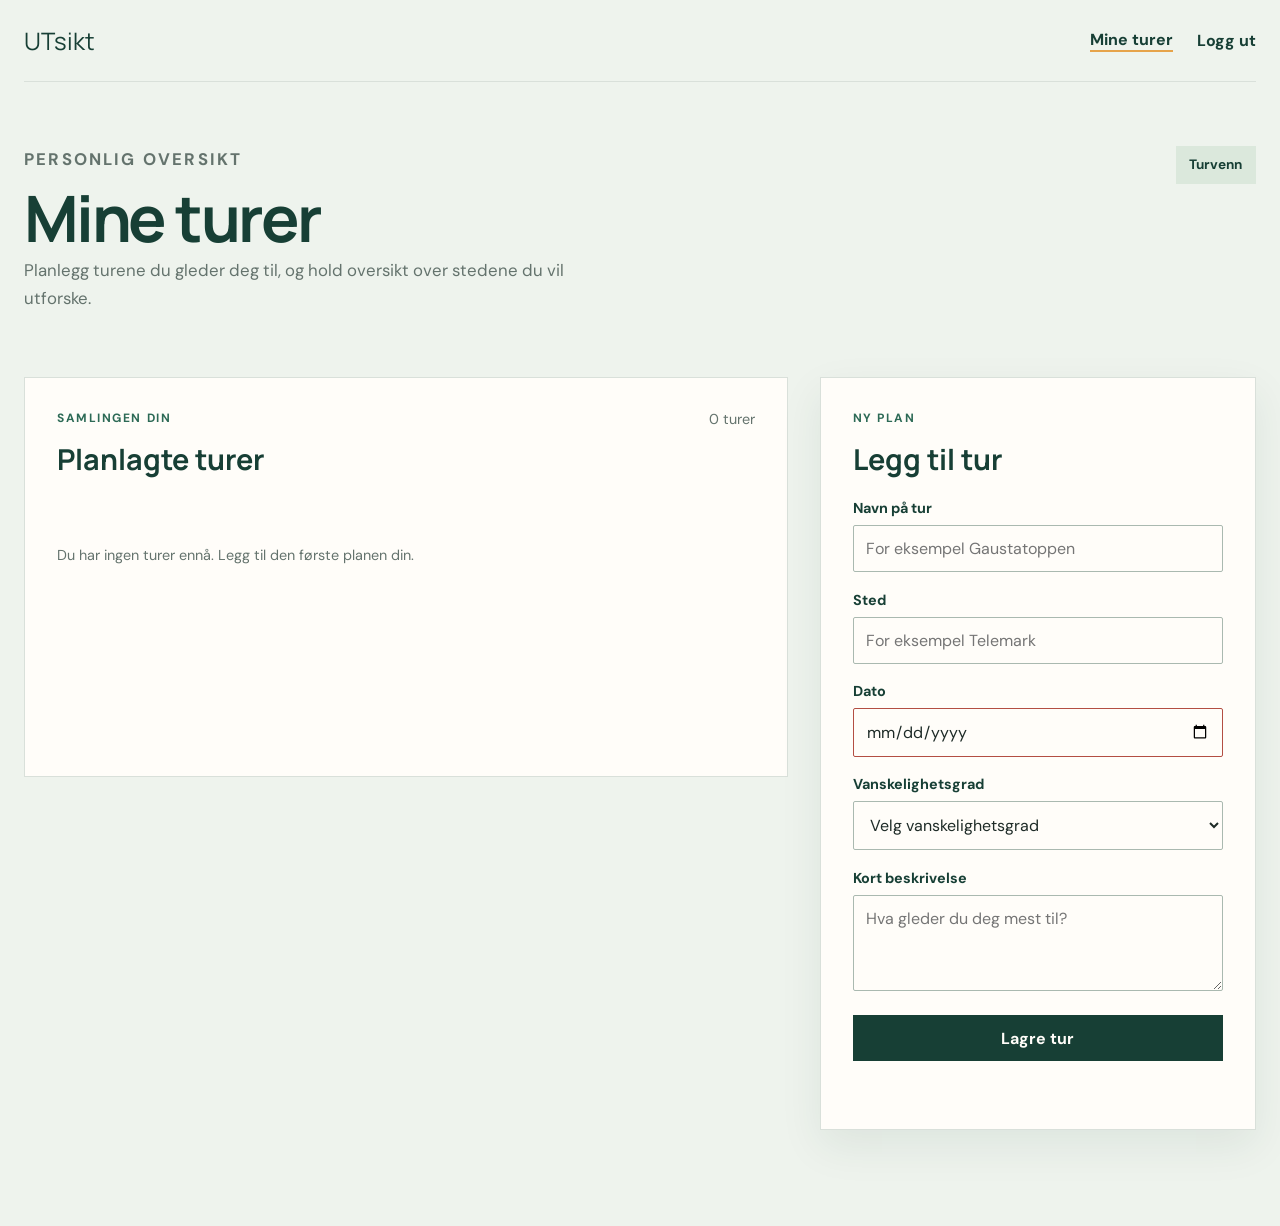
<file: turapp/mine-turer.html>
<!DOCTYPE html>
<html lang="no"> <!-- Forteller nettleser og skjermleser at siden er norsk. -->
<head>
    <meta charset="UTF-8"> <!-- Gjør at norske tegn vises riktig. -->
    <meta name="viewport" content="width=device-width, initial-scale=1.0"> <!-- Tilpasser siden til mobil. -->
    <link rel="stylesheet" href="turapp.css"> <!-- Bruker turappens felles styling. -->
    <script src="turapp.js" defer></script> <!-- Laster JS etter HTML-en er lest. -->
    <title>Mine turer - UTsikt</title>
</head>
<body class="app-side">
    <header class="toppmeny toppmeny-app">
        <a class="logo" href="index.html">UTsikt</a>
        <nav aria-label="Hovedmeny">
            <a class="aktiv-lenke" href="mine-turer.html">Mine turer</a>
            <a href="index.html" id="logg-ut">Logg ut</a>
        </nav>
    </header>

    <main class="app-innhold">
        <section class="side-intro" aria-labelledby="side-tittel"> <!-- Kobler området til overskriften. -->
            <div>
                <p class="overlinje">Personlig oversikt</p>
                <h1 id="side-tittel">Mine turer</h1>
                <p>Planlegg turene du gleder deg til, og hold oversikt over stedene du vil utforske.</p>
            </div>
            <div class="brukermerke" aria-label="Innlogget bruker">
                <span id="brukernavn">Turvenn</span>
            </div>
        </section>

        <section class="app-grid">
            <section class="ramme tur-liste" aria-labelledby="turer-tittel">
                <div class="seksjonstopp">
                    <div>
                        <p class="overlinje">Samlingen din</p>
                        <h2 id="turer-tittel">Planlagte turer</h2>
                    </div>
                    <span class="tur-antall" id="tur-antall">0 turer</span>
                </div>
                <div id="turkort-liste" class="turkort-liste"></div> <!-- id er målet som JS fyller med turkort. -->
                <p id="tom-liste" class="tom-liste">Du har ingen turer ennå. Legg til den første planen din.</p>
            </section>

            <section class="ramme skjema-panel" aria-labelledby="ny-tur-tittel">
                <p class="overlinje">Ny plan</p>
                <h2 id="ny-tur-tittel">Legg til tur</h2>
                <form id="tur-skjema" class="skjema"> <!-- JS validerer og lagrer nye turer. -->
                    <label for="tur-navn">Navn på tur</label>
                          <input type="text" id="tur-navn" name="turNavn"
                              placeholder="For eksempel Gaustatoppen" minlength="2" required> <!-- id kobler feltet til label og JS. -->

                    <label for="tur-sted">Sted</label>
                    <input type="text" id="tur-sted" name="turSted"
                           placeholder="For eksempel Telemark" required>

                    <label for="tur-dato">Dato</label>
                    <input type="date" id="tur-dato" name="turDato" required>

                    <label for="tur-vanskelighet">Vanskelighetsgrad</label>
                    <select id="tur-vanskelighet" name="turVanskelighet" required>
                        <option value="">Velg vanskelighetsgrad</option>
                        <option value="Enkel">Enkel</option>
                        <option value="Middels">Middels</option>
                        <option value="Krevende">Krevende</option>
                    </select>

                    <label for="tur-beskrivelse">Kort beskrivelse</label>
                    <textarea id="tur-beskrivelse" name="turBeskrivelse"
                              placeholder="Hva gleder du deg mest til?" maxlength="180"></textarea>

                    <button class="knapp hovedknapp" type="submit">Lagre tur</button>
                </form>
                <p id="tur-melding" class="skjema-melding" aria-live="polite"></p>
            </section>
        </section>
    </main>
</body>
</html>
</file>
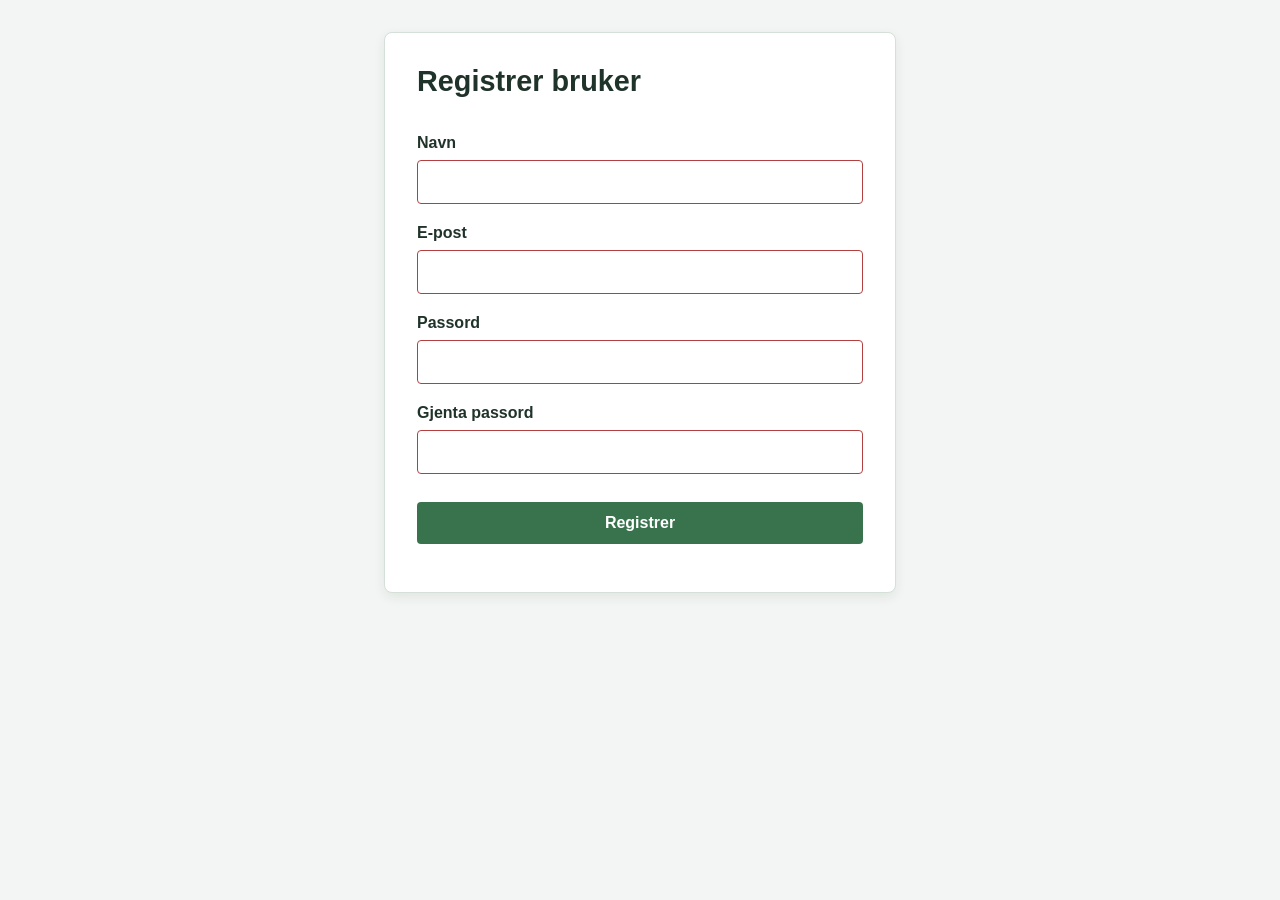
<file: øving/leksjon1/oppgave1.html>
<!DOCTYPE html>
<html lang="no">
<head>
    <meta charset="UTF-8">
    <meta name="viewport" content="width=device-width, initial-scale=1.0">
    <link rel="stylesheet" href="oppgave1.css">
    <script src="oppgave1.js" defer></script>
    <title>Registrer bruker</title>
</head>
<body>
    <main class="skjema-side">
        <h1>Registrer bruker</h1>

        <form id="registreringsskjema" class="skjema">
            <label for="navn">Navn</label>
            <input type="text" id="navn" name="navn" required minlength="2">

            <label for="epost">E-post</label>
            <input type="email" id="epost" name="epost" required>

            <label for="passord">Passord</label>
            <input type="password" id="passord" name="passord"
                   required minlength="8">

            <label for="gjentaPassord">Gjenta passord</label>
            <input type="password" id="gjentaPassord"
                   name="gjentaPassord" required>

            <button type="submit">Registrer</button>
        </form>

        <p id="melding"></p>
    </main>
</body>
</html>
</file>
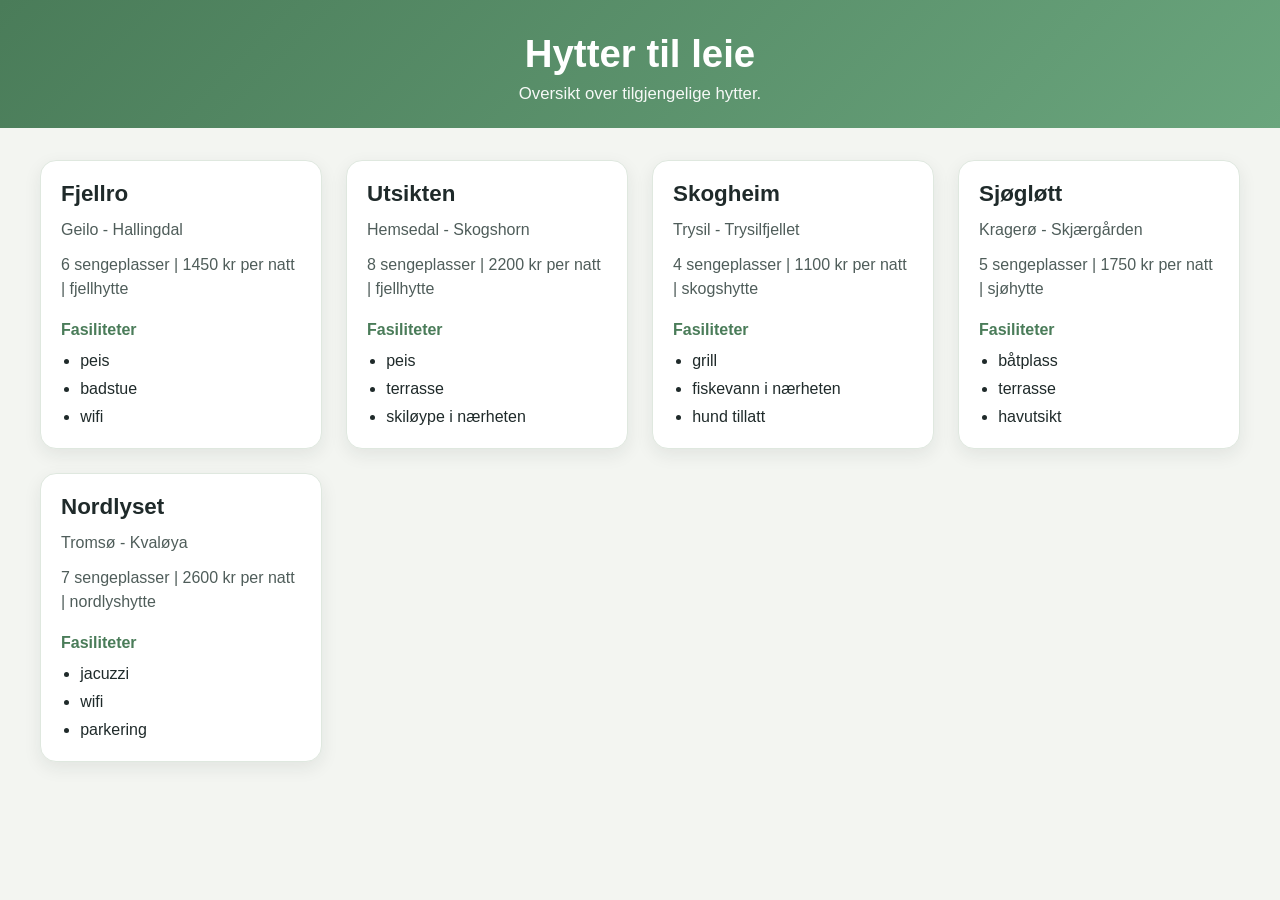
<file: øving/leksjon3/hyttedata.html>
<!DOCTYPE html>
<html lang="no">
<head>
	<meta charset="UTF-8">
	<meta name="viewport" content="width=device-width, initial-scale=1.0">
	<title>Hyttedata</title>
	<link rel="stylesheet" href="hyttedata.css">
	<script src="hyttedata.js" defer></script>
</head>
<body>
	<header>
		<h1>Hytter til leie</h1>
		<p>Oversikt over tilgjengelige hytter.</p>
	</header>

	<main>
		<section id="hytteListe" aria-label="Liste over hytter">
			<p>Laster inn hyttedata ...</p>
		</section>
	</main>

</body>

</html>
</file>
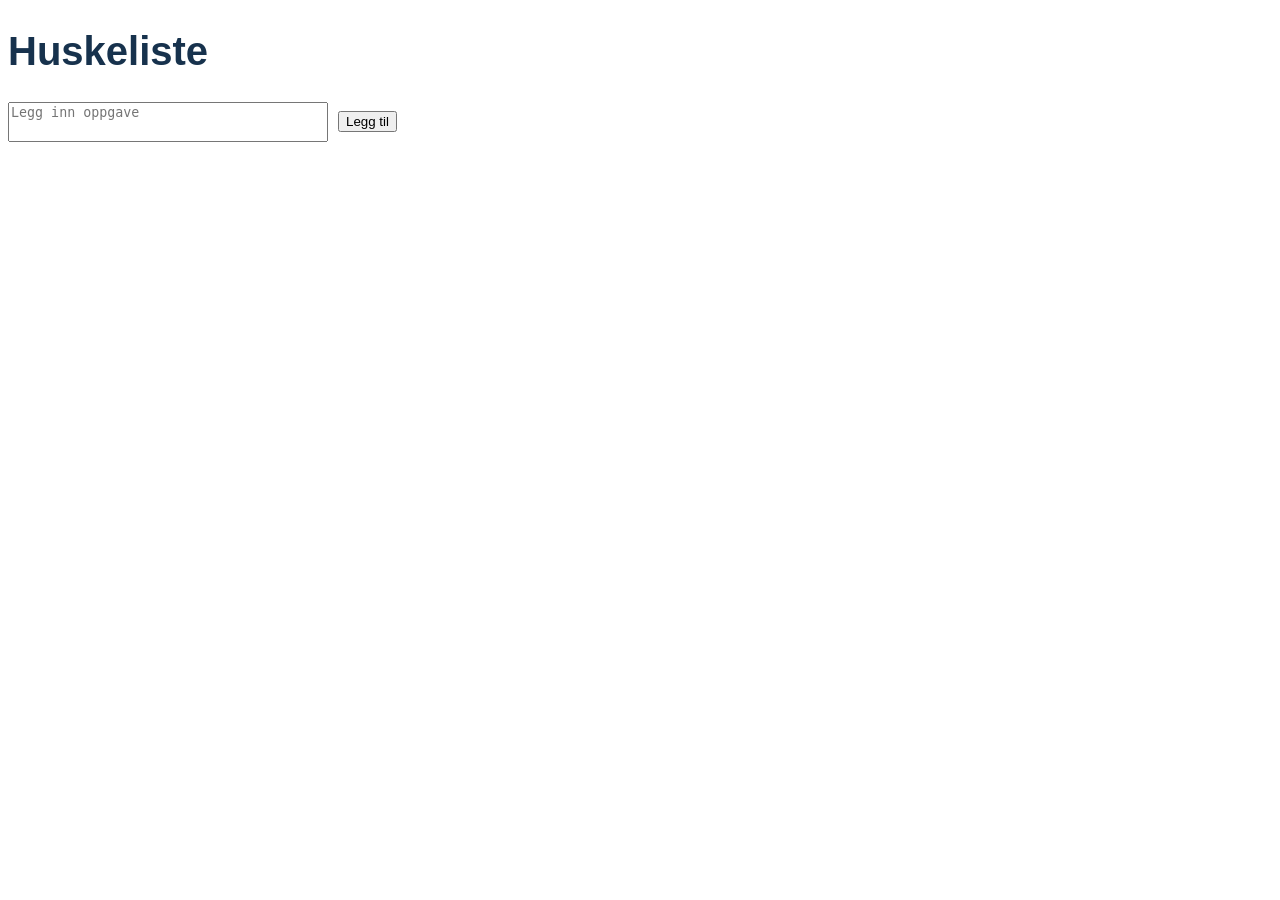
<file: øving/leksjon2/huskeliste/Huskeliste.html>
<!DOCTYPE html>
<html lang="no">
<head>
    <meta charset="UTF-8">
    <meta name="viewport" content="width=device-width, initial-scale=1.0">
    <script src="Huskeliste.js" defer></script>
    <link rel="stylesheet" href="Huskeliste.css">
    <title>Huskeliste</title>
</head>
<body>
    <header>
        <h1>Huskeliste</h1>
    </header>

    <main>
        <label class="sr-only" for="txtBoks">Oppgave</label>
        <div class="input-rad">
            <textarea name="txtBoks" id="txtBoks" cols="30" rows="10" placeholder="Legg inn oppgave"></textarea>
            <button type="button" id="leggTilKnapp">Legg til</button>
        </div>
        
        <ul id="huskeliste">

        </ul>
        
    </main>
    
</body>
</html>
</file>
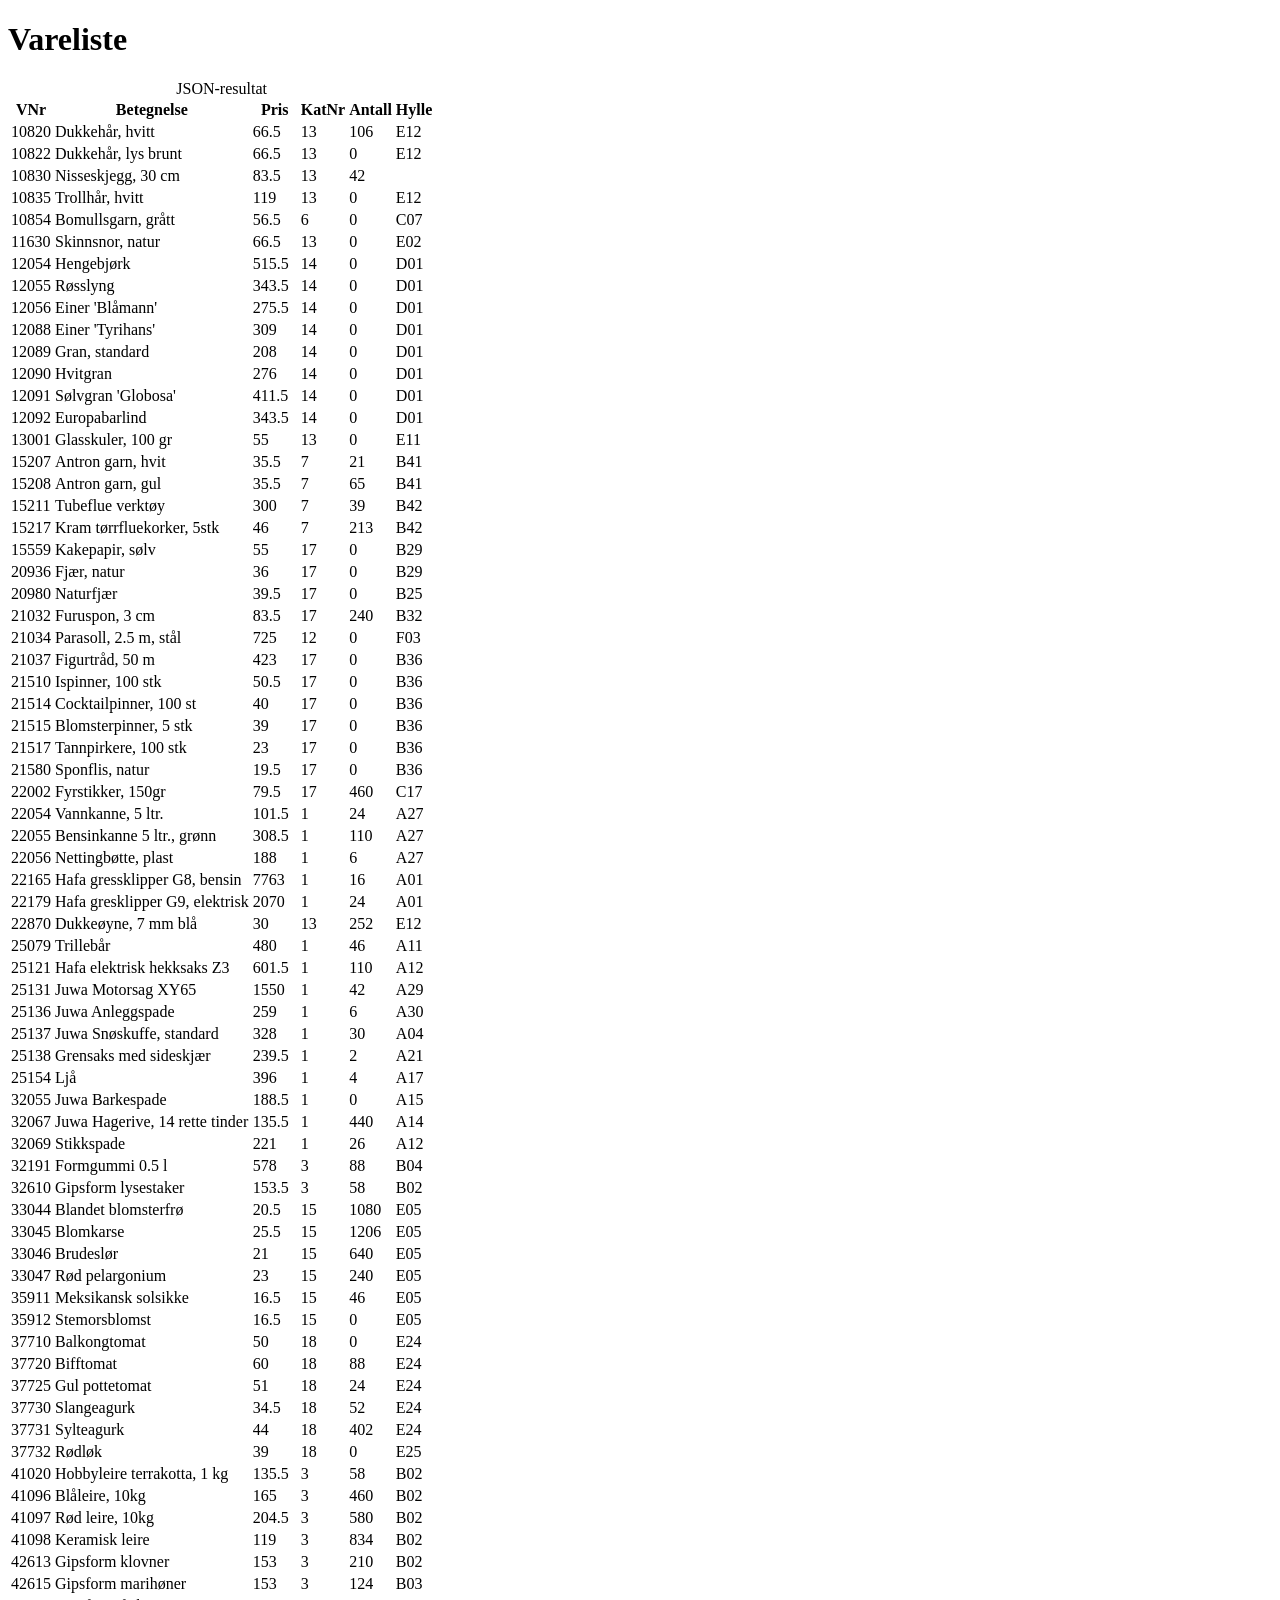
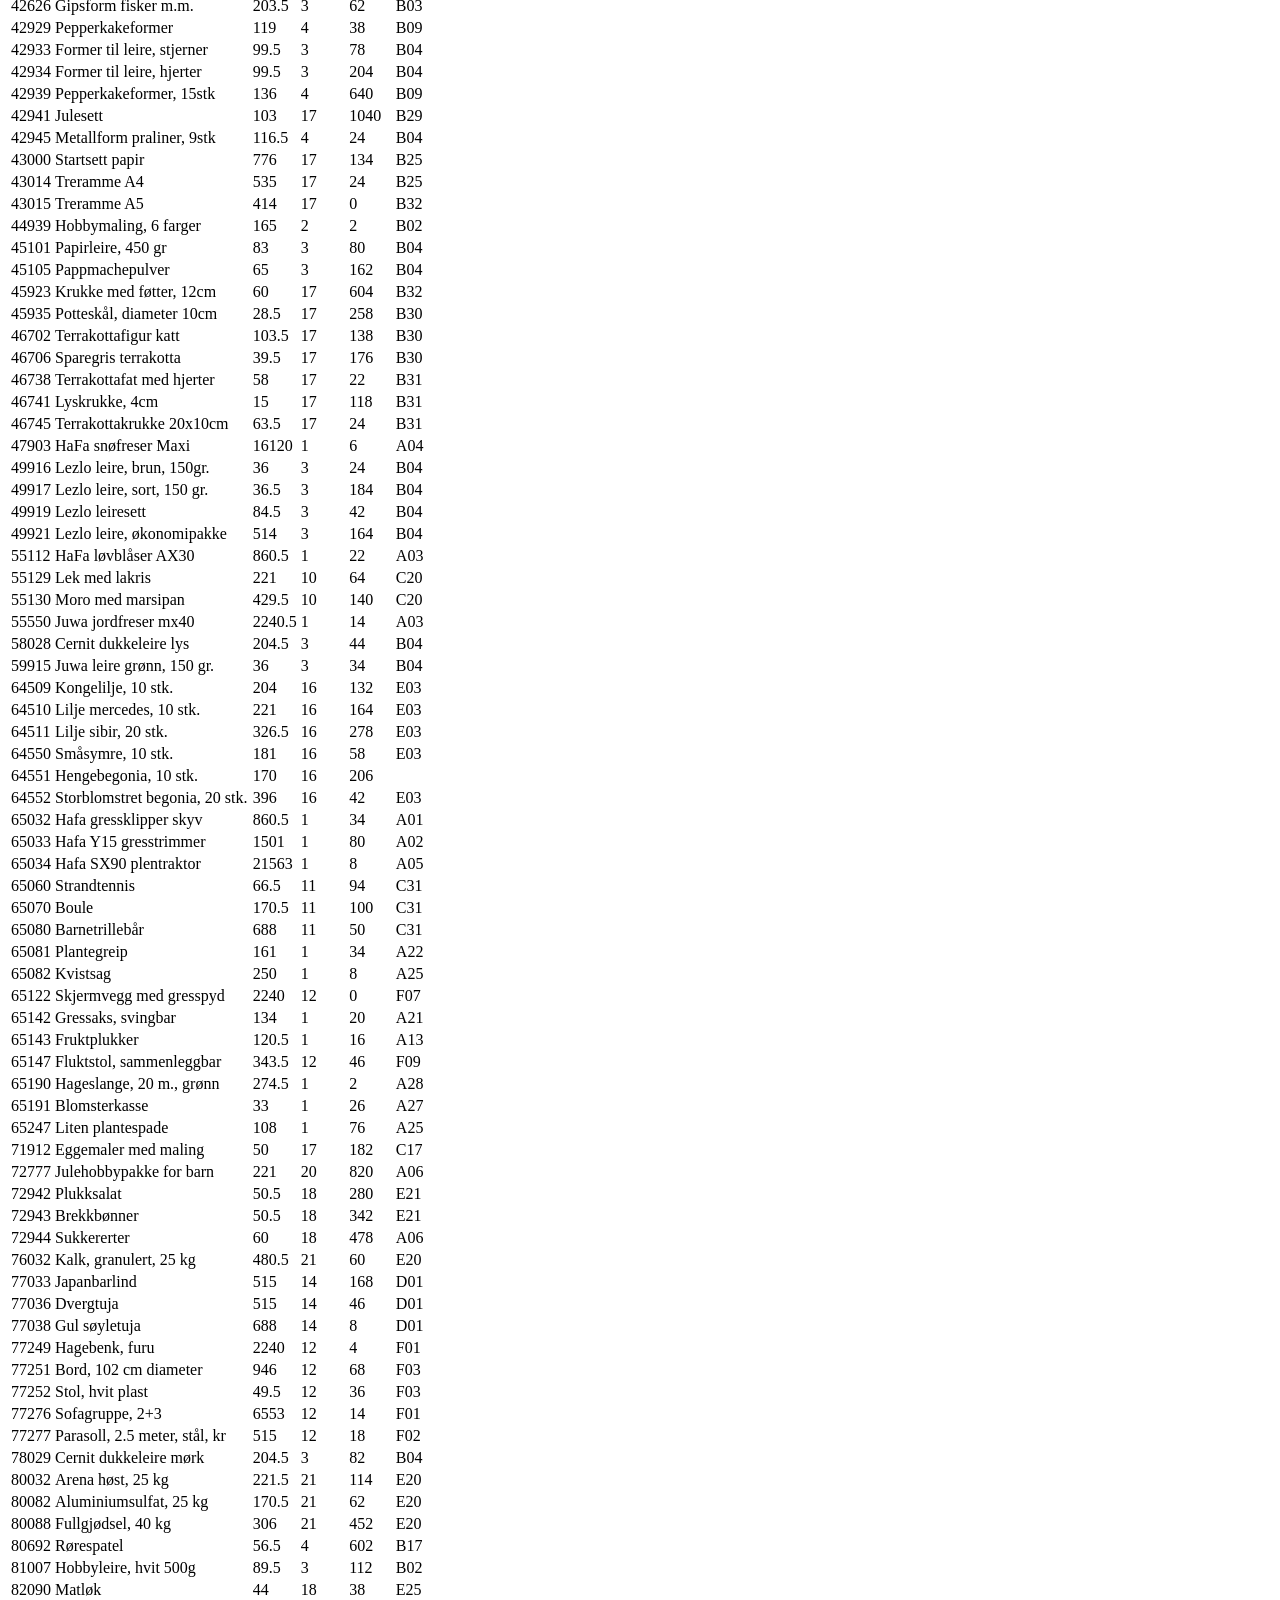
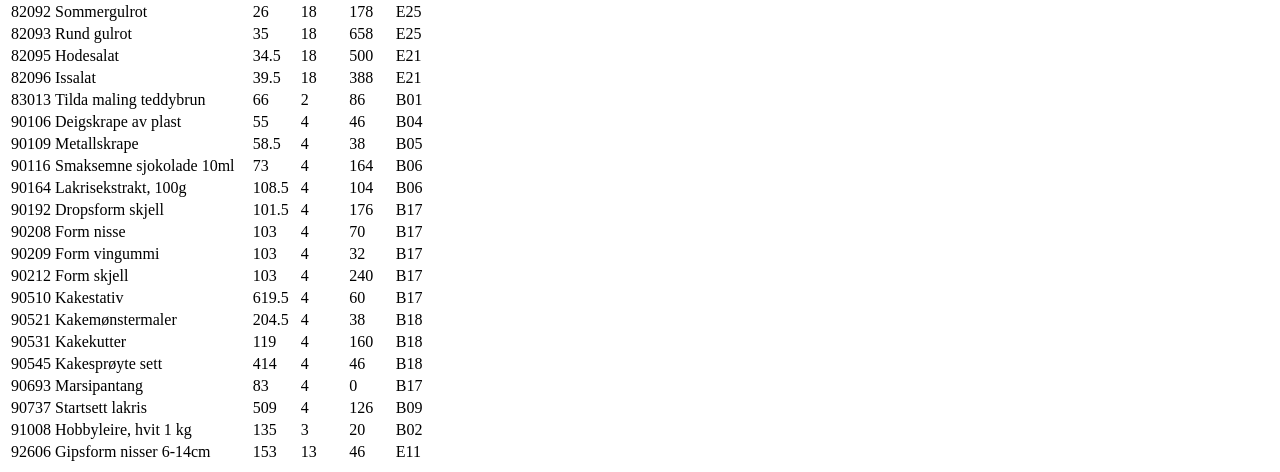
<file: øving/leksjon2/tabell/tabellLes.html>
<!DOCTYPE html> <!-- Forteller nettleseren at dette er HTML5. -->
<html lang="no"> <!-- Angir at innholdet er på norsk. -->
<head>
    <meta charset="UTF-8"> <!-- Sørger for at norske tegn vises riktig. -->
    <meta name="viewport" content="width=device-width, initial-scale=1.0"> <!-- Gjør siden mobilvennlig. -->
    <script src="tabell.js" defer></script> <!-- Kjører tabellkoden etter at HTML-en er lest. -->
    <title>Vareliste</title> <!-- Teksten som vises i nettleserfanen. -->
</head>
<body>
    <main> <!-- Inneholder hovedinnholdet på siden. -->
        <h1>Vareliste</h1> <!-- Sidens hovedoverskrift. -->

        <table data-json="vare.json"> <!-- data-json bestemmer hvilken JSON-fil som leses. -->
            <caption>JSON-resultat</caption> <!-- Forklarer hva tabellen viser. -->
            <thead> <!-- JavaScript lager kolonneoverskriftene her. -->
            </thead>
            <tbody> <!-- JavaScript legger varelinjene inn her. -->
            </tbody>
        </table>
    </main>
</body>
</html>
</file>
<file: turapp/turapp.css>
@import url("https://fonts.googleapis.com/css2?family=DM+Sans:wght@400;500;700&family=Manrope:wght@700;800&display=swap");

/* Felles farger for hele turappen. */
:root {
    --skog: #173f35;
    --skog-lys: #2d6a56;
    --mose: #dbe8dc;
    --sol: #e6a34a;
    --krem: #f7f4ec;
    --hvit: #fffdf9;
    --tekst: #1e2b27;
    --dempet: #64736d;
    --linje: #d9e0da;
}

* {
    box-sizing: border-box;
}

html {
    scroll-behavior: smooth;
}

/* Grunnstil som gjelder alle sider. */
body {
    margin: 0;
    background: var(--krem);
    color: var(--tekst);
    font-family: "DM Sans", sans-serif;
}

h1,
h2,
h3,
p {
    margin-top: 0;
}

h1,
h2,
h3,
.logo {
    font-family: "Manrope", sans-serif;
}

h1 {
    margin-bottom: 1rem;
    color: var(--skog);
    font-size: clamp(2.6rem, 6vw, 5.5rem);
    line-height: 0.98;
    letter-spacing: -0.04em;
}

h2 {
    margin-bottom: 0.6rem;
    color: var(--skog);
    font-size: 1.8rem;
}

h3 {
    margin-bottom: 0.35rem;
    color: var(--skog);
}

a {
    color: inherit;
}

.toppmeny {
    display: flex;
    align-items: center;
    justify-content: space-between;
    width: min(100% - 3rem, 78rem);
    margin: 0 auto;
    padding: 1.5rem 0;
}

.logo {
    color: var(--skog);
    font-size: 1.5rem;
    text-decoration: none;
}

.tekstlenke,
.toppmeny nav a {
    color: var(--skog);
    font-weight: 700;
    text-decoration: none;
}

.toppmeny nav {
    display: flex;
    gap: 1.5rem;
    align-items: center;
}

.aktiv-lenke {
    border-bottom: 2px solid var(--sol);
}

/* Forsidens hovedoppsett med tekst, bilde og innlogging. */
.forside-layout {
    display: grid;
    grid-template-columns: 1.05fr 0.95fr;
    gap: 3rem;
    align-items: center;
    width: min(100% - 3rem, 78rem);
    margin: 2rem auto 5rem;
}

.hero-innhold {
    padding: 2rem 0;
}

.overlinje {
    margin-bottom: 0.8rem;
    color: var(--skog-lys);
    font-size: 0.75rem;
    font-weight: 700;
    letter-spacing: 0.13em;
    text-transform: uppercase;
}

.intro,
.panel-intro,
.side-intro p {
    max-width: 34rem;
    color: var(--dempet);
    font-size: 1.05rem;
    line-height: 1.65;
}

.knapp {
    display: inline-block;
    border: 0;
    background: var(--skog);
    color: var(--hvit);
    font: inherit;
    font-weight: 700;
    text-decoration: none;
    cursor: pointer;
    transition: background 160ms ease, transform 160ms ease;
}

.knapp:hover {
    background: var(--skog-lys);
    transform: translateY(-2px);
}

.sekundaer-knapp {
    margin-top: 1rem;
    padding: 0.85rem 1.1rem;
}

.hero-bilde {
    position: relative;
    min-height: 33rem;
    margin: 0;
    overflow: hidden;
    background: var(--mose);
}

.hero-bilde img {
    display: block;
    width: 100%;
    height: 100%;
    min-height: 33rem;
    object-fit: cover;
}

.hero-bilde figcaption {
    /* Bildeteksten plasseres oppå bildet. */
    position: absolute;
    right: 1rem;
    bottom: 1rem;
    padding: 0.55rem 0.7rem;
    background: var(--hvit);
    color: var(--skog);
    font-size: 0.85rem;
    font-weight: 700;
}

/* Felles ramme for innlogging, turliste og turregistrering. */
.ramme {
    padding: 2rem;
    background: var(--hvit);
    border: 1px solid var(--linje);
}

.innlogging-panel,
.skjema-panel {
    box-shadow: 0 1rem 2.5rem rgba(23, 63, 53, 0.08);
}

.innlogging-panel {
    grid-column: 1 / 2;
    width: min(100%, 28rem);
}

.skjema {
    display: flex;
    flex-direction: column;
    gap: 0.5rem;
}

.skjema label {
    margin-top: 0.65rem;
    color: var(--skog);
    font-size: 0.9rem;
    font-weight: 700;
}

.skjema input,
.skjema select,
.skjema textarea {
    width: 100%;
    padding: 0.75rem;
    border: 1px solid #aab9b0;
    border-radius: 2px;
    background: var(--hvit);
    color: var(--tekst);
    font: inherit;
}

.skjema textarea {
    min-height: 6rem;
    resize: vertical;
}

.skjema input:focus,
.skjema select:focus,
.skjema textarea:focus {
    outline: 3px solid var(--mose);
    border-color: var(--skog-lys);
}

.skjema input:invalid:not(:placeholder-shown),
.skjema textarea:invalid:not(:placeholder-shown) {
    border-color: #b34e43;
}

.hovedknapp {
    margin-top: 1rem;
    padding: 0.8rem 1rem;
}

.skjema-melding {
    min-height: 1.4rem;
    margin: 0.8rem 0 0;
    color: var(--skog-lys);
    font-size: 0.9rem;
    font-weight: 700;
}

.liten-tekst {
    margin: 0;
    color: var(--dempet);
    font-size: 0.8rem;
    line-height: 1.5;
}

.app-side {
    min-height: 100vh;
    background: #eef3ed;
}

.toppmeny-app {
    border-bottom: 1px solid var(--linje);
}

.app-innhold {
    width: min(100% - 3rem, 78rem);
    margin: 0 auto;
    padding: 4rem 0 6rem;
}

.side-intro,
.seksjonstopp {
    display: flex;
    align-items: flex-start;
    justify-content: space-between;
    gap: 2rem;
}

.side-intro {
    margin-bottom: 3rem;
}

.side-intro h1 {
    margin-bottom: 0.5rem;
    font-size: clamp(2.4rem, 5vw, 4rem);
}

.brukermerke {
    padding: 0.65rem 0.85rem;
    background: var(--mose);
    color: var(--skog);
    font-size: 0.85rem;
    font-weight: 700;
}

/* Innlogget side med turlisten og skjemaet ved siden av hverandre. */
.app-grid {
    display: grid;
    grid-template-columns: minmax(0, 1.4fr) minmax(18rem, 0.8fr);
    gap: 2rem;
    align-items: start;
}

.tur-liste {
    min-height: 25rem;
}

.tur-antall {
    color: var(--dempet);
    font-size: 0.9rem;
}

.turkort-liste {
    display: grid;
    gap: 0.8rem;
    margin-top: 1.5rem;
}

/* Turkortene lages dynamisk av turapp.js. */
.turkort {
    display: flex;
    justify-content: space-between;
    gap: 1rem;
    padding: 1rem;
    border-left: 4px solid var(--sol);
    background: #f5f7f2;
}

.turkort p {
    margin-bottom: 0.35rem;
}

.turkort-sted {
    color: var(--skog-lys);
}

.turkort-detaljer,
.turkort-beskrivelse,
.tom-liste {
    color: var(--dempet);
    font-size: 0.9rem;
    line-height: 1.5;
}

.turkort-beskrivelse {
    margin-top: 0.8rem;
}

.tom-liste {
    margin: 2rem 0 0;
}

.slett-knapp {
    align-self: flex-start;
    padding: 0.35rem 0.55rem;
    border: 1px solid var(--linje);
    background: transparent;
    color: var(--dempet);
    font: inherit;
    cursor: pointer;
}

.slett-knapp:hover {
    border-color: #b34e43;
    color: #b34e43;
}

@media (max-width: 50rem) {
    .forside-layout,
    .app-grid {
        grid-template-columns: 1fr;
    }

    .innlogging-panel {
        grid-column: auto;
        width: 100%;
    }

    .hero-bilde,
    .hero-bilde img {
        min-height: 25rem;
    }
}

@media (max-width: 35rem) {
    .toppmeny,
    .forside-layout,
    .app-innhold {
        width: min(100% - 2rem, 78rem);
    }

    .forside-layout {
        gap: 1.5rem;
        margin-top: 1rem;
    }

    .ramme {
        padding: 1.25rem;
    }

    .side-intro,
    .seksjonstopp {
        flex-direction: column;
        gap: 0.75rem;
    }

    .toppmeny nav {
        gap: 0.8rem;
    }
}
</file>
<file: øving/leksjon1/oppgave1.css>
* {
    box-sizing: border-box;
}

body {
    margin: 0;
    padding: 2rem 1rem;
    background-color: #f2f5f3;
    color: #20332a;
    font-family: Arial, sans-serif;
}

.skjema-side {
    width: min(100%, 32rem);
    margin: 0 auto;
    padding: 2rem;
    background-color: #ffffff;
    border: 1px solid #d5e0d9;
    border-radius: 8px;
    box-shadow: 0 4px 12px rgba(32, 51, 42, 0.08);
}

h1 {
    margin-top: 0;
    margin-bottom: 1.5rem;
    font-size: 1.8rem;
}

.skjema {
    display: flex;
    flex-direction: column;
    gap: 0.5rem;
}

.skjema label {
    margin-top: 0.75rem;
    font-weight: bold;
}

.skjema input {
    width: 100%;
    padding: 0.75rem;
    border: 1px solid #9aada2;
    border-radius: 4px;
    font: inherit;
}

.skjema input:focus {
    outline: 3px solid #b9d8c5;
    border-color: #39734e;
}

.skjema input:invalid:not(:placeholder-shown) {
    border-color: #b34040;
}

.skjema button {
    margin-top: 1.25rem;
    padding: 0.75rem 1rem;
    border: 0;
    border-radius: 4px;
    background-color: #39734e;
    color: #ffffff;
    font: inherit;
    font-weight: bold;
    cursor: pointer;
}

.skjema button:hover {
    background-color: #2d5b3e;
}

#melding {
    margin-bottom: 0;
    color: #39734e;
    font-weight: bold;
}

@media (max-width: 30rem) {
    .skjema-side {
        padding: 1.25rem;
    }
}
</file>
<file: øving/leksjon3/hyttedata.css>
:root {
    --bakgrunn: #f3f5f1;
    --panel: #ffffff;
    --tekst: #1f2a2a;
    --tekst-myel: #4f5d5a;
    --kant: #dfe8df;
    --accent: #4a7c59;
    --accent-lys: #eaf4ee;
    --skygge: 0 6px 18px rgba(31, 42, 42, 0.08);
}

* {
    box-sizing: border-box;
}

body {
    margin: 0;
    font-family: Arial, Helvetica, sans-serif;
    background: var(--bakgrunn);
    color: var(--tekst);
}

header {
    background: linear-gradient(135deg, var(--accent), #6aa57d);
    color: #fff;
    padding: 2rem 1.5rem 1.5rem;
    text-align: center;
}

header h1 {
    margin: 0 0 0.5rem;
    font-size: clamp(2rem, 3vw, 3rem);
}

header p {
    margin: 0;
    font-size: 1.05rem;
    opacity: 0.95;
}

main {
    padding: 2rem 1.25rem 3rem;
}

#hytteListe {
    max-width: 1200px;
    margin: 0 auto;
    display: grid;
    grid-template-columns: repeat(auto-fit, minmax(260px, 1fr));
    gap: 1.5rem;
}

#hytteListe article {
    background: var(--panel);
    border: 1px solid var(--kant);
    border-radius: 16px;
    padding: 1.25rem;
    box-shadow: var(--skygge);
    display: flex;
    flex-direction: column;
    gap: 0.7rem;
}

#hytteListe h2 {
    margin: 0;
    font-size: 1.4rem;
    color: var(--tekst);
}

#hytteListe p {
    margin: 0;
    color: var(--tekst-myel);
    line-height: 1.5;
}

#hytteListe h3 {
    margin: 0.5rem 0 0;
    font-size: 1rem;
    color: var(--accent);
}

#hytteListe ul {
    margin: 0;
    padding-left: 1.2rem;
    display: grid;
    gap: 0.35rem;
    color: var(--tekst);
}

#hytteListe li {
    line-height: 1.4;
}

@media (max-width: 600px) {
    main {
        padding: 1.25rem 0.9rem 2rem;
    }

    #hytteListe {
        grid-template-columns: 1fr;
    }
}
</file>
<file: øving/leksjon2/huskeliste/Huskeliste.css>
body {
    font-family: sans-serif;
}

.sr-only {
    position: absolute;
    width: 1px;
    height: 1px;
    padding: 0;
    margin: -1px;
    overflow: hidden;
    clip: rect(0, 0, 0, 0);
    white-space: nowrap;
    border: 0;
}

h1 {
    color: #17324d;
    font-size: 2.5rem;
    line-height: 1.2;
}

textarea {
    width: 320px;
    height: 40px;
    max-width: 100%;
    box-sizing: border-box;
    resize: none;
}

.input-rad {
    display: flex;
    align-items: center;
    gap: 10px;
    flex-wrap: wrap;
    margin-bottom: 10px;
}

#huskeliste li:nth-child(odd) {
    background-color: lightblue;
}

#huskeliste li:nth-child(even) {
    background-color: lightgray;
}

#huskeliste {
    padding-left: 0;
    list-style: none;
}

#huskeliste li {
    display: flex;
    align-items: center;
    max-width: 100%;
    overflow-wrap: break-word;
    cursor: pointer;
}

#huskeliste li:hover {
    background-color: #9fc5e8;
}

#huskeliste li button {
    margin-left: auto;
    cursor: pointer;
}

.ferdig {
    text-decoration: line-through;
    color: gray;
}

@media (max-width: 600px) {
    body {
        padding: 10px;
    }

    textarea {
        width: 100%;
    }

    #leggTilKnapp {
        width: 100%;
    }
}
</file>
